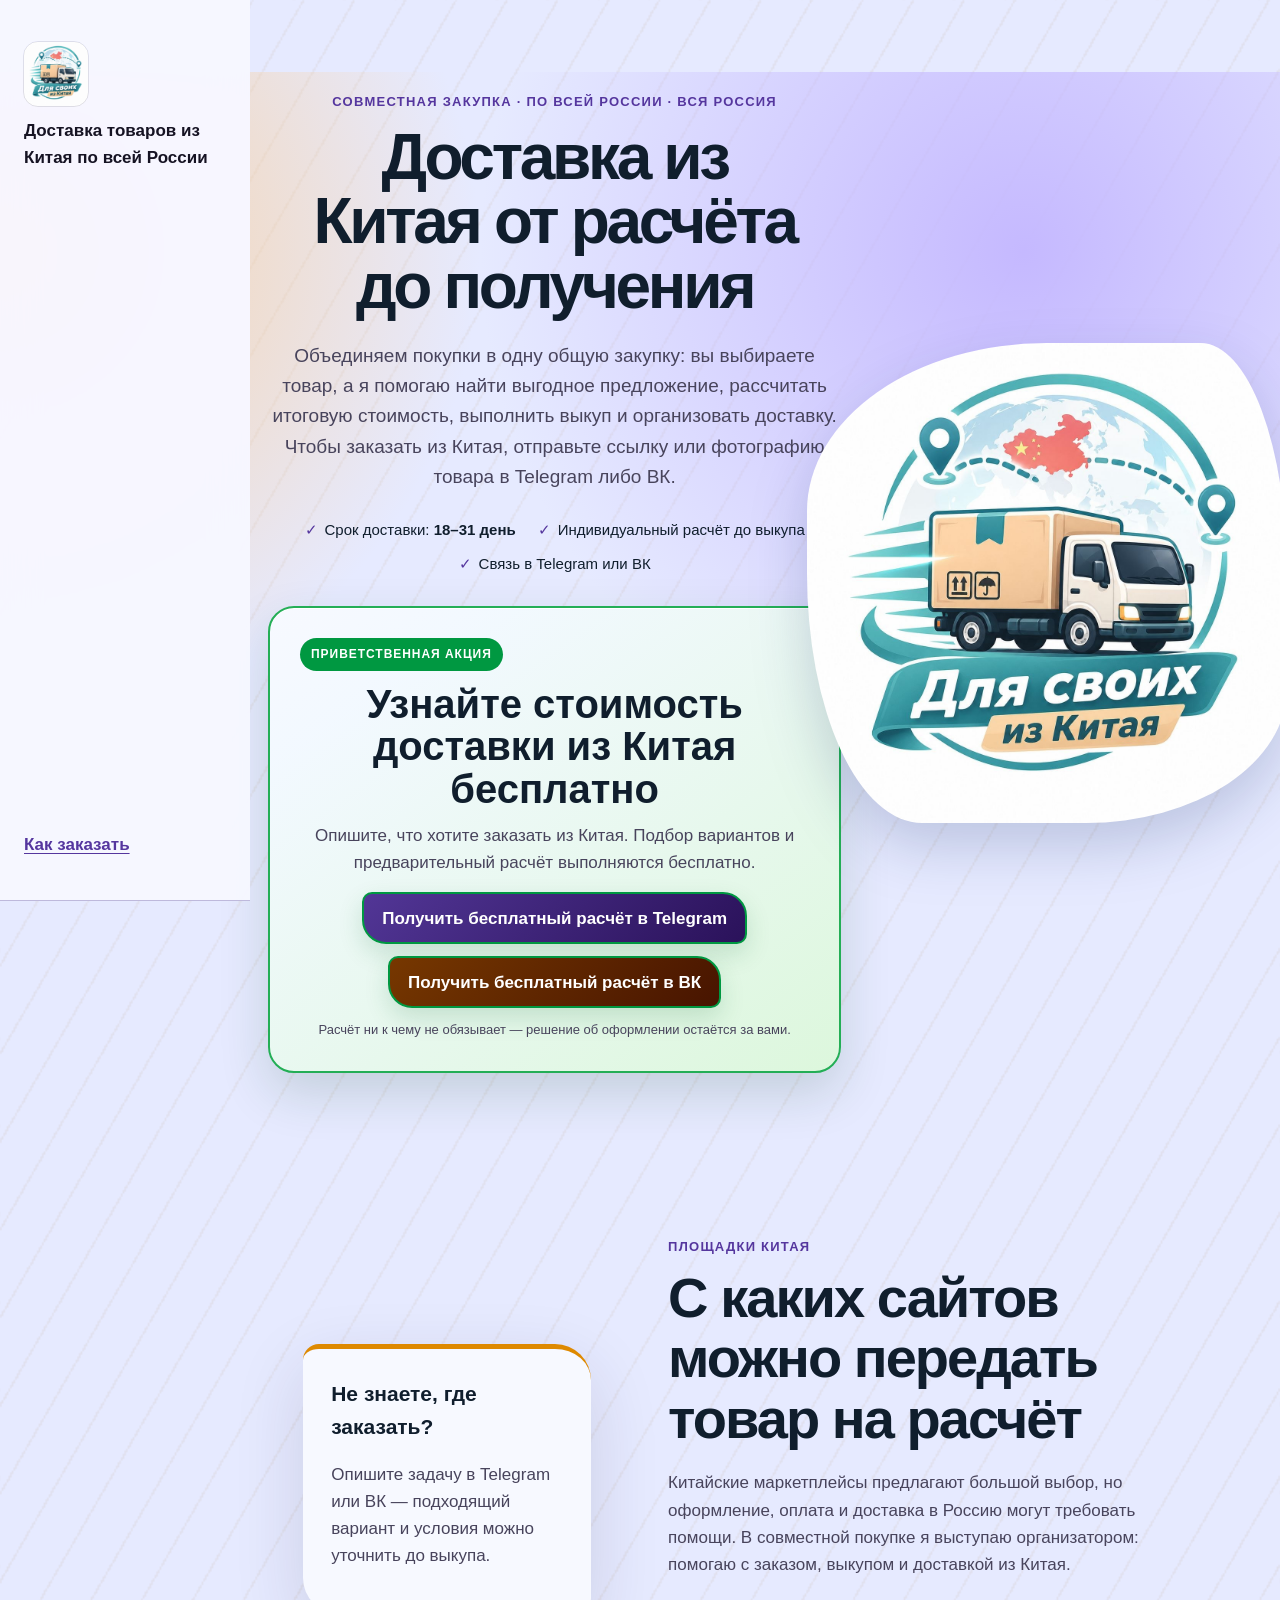
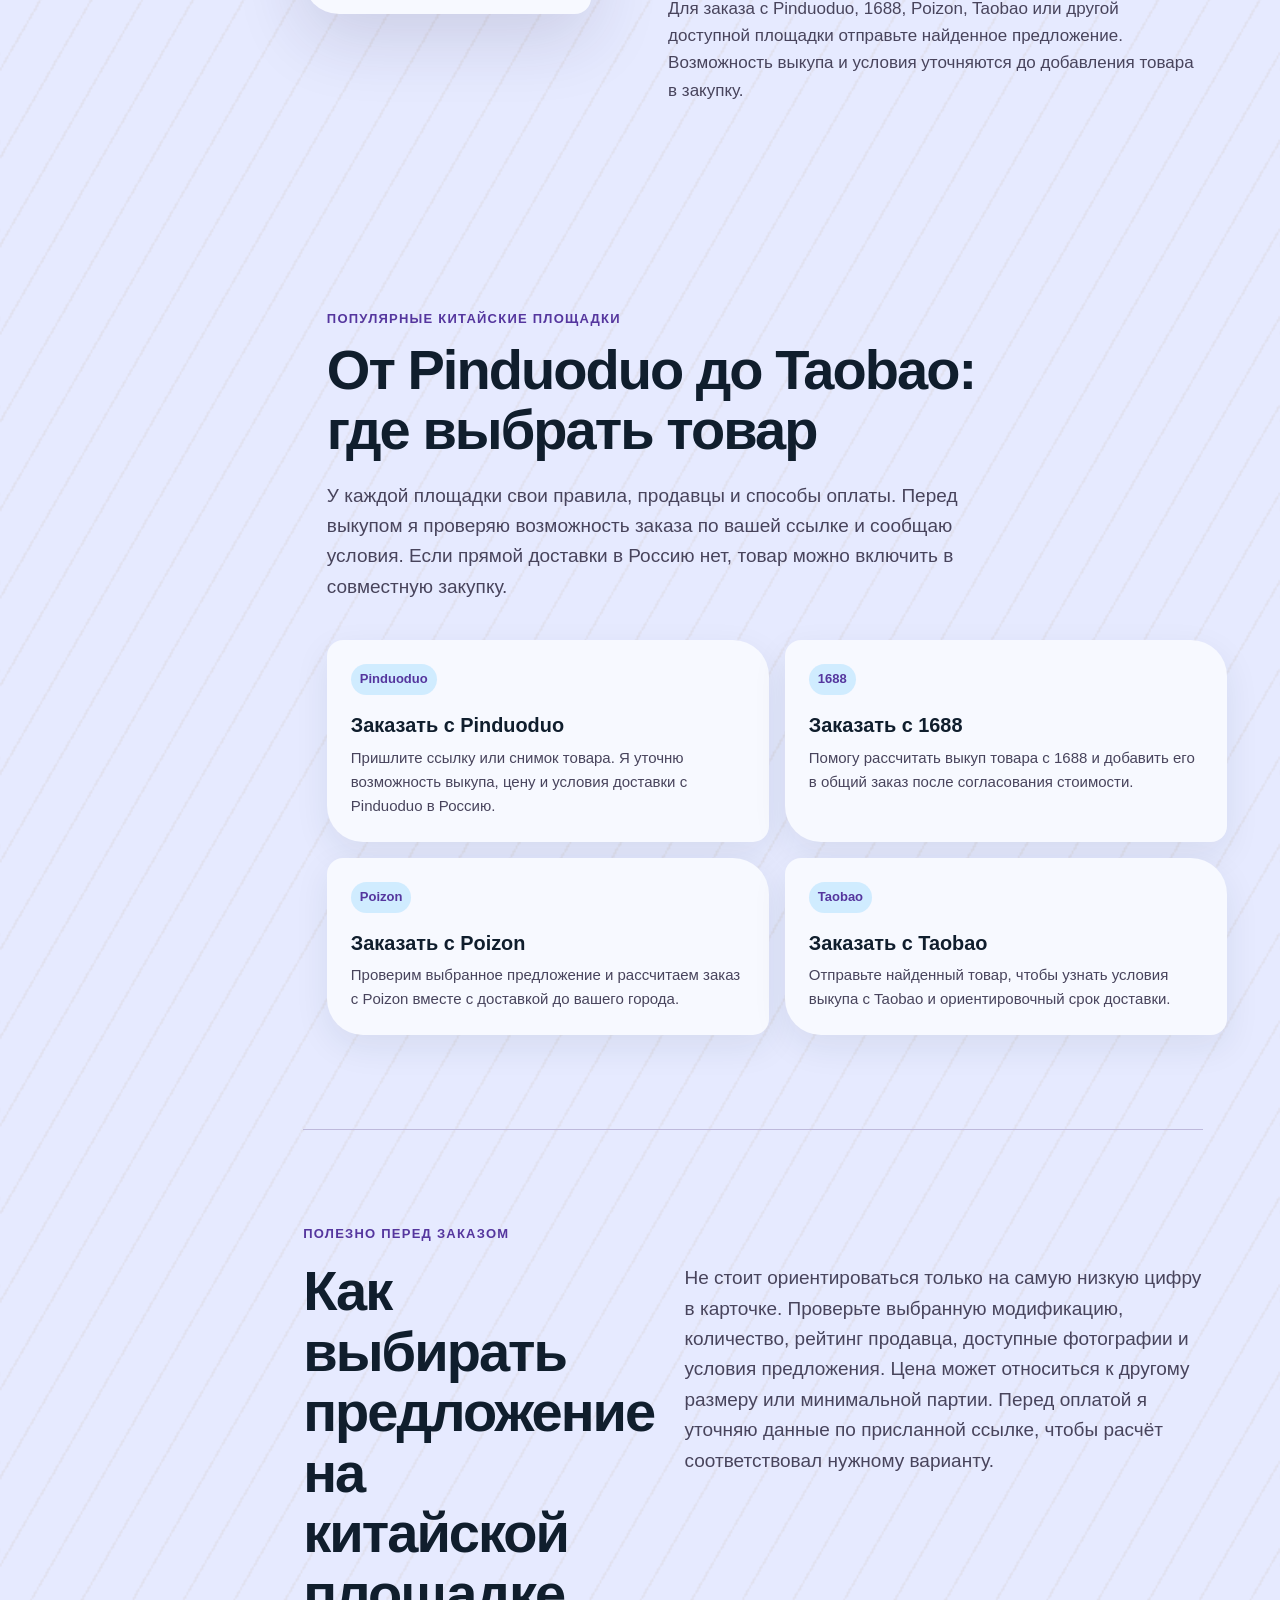
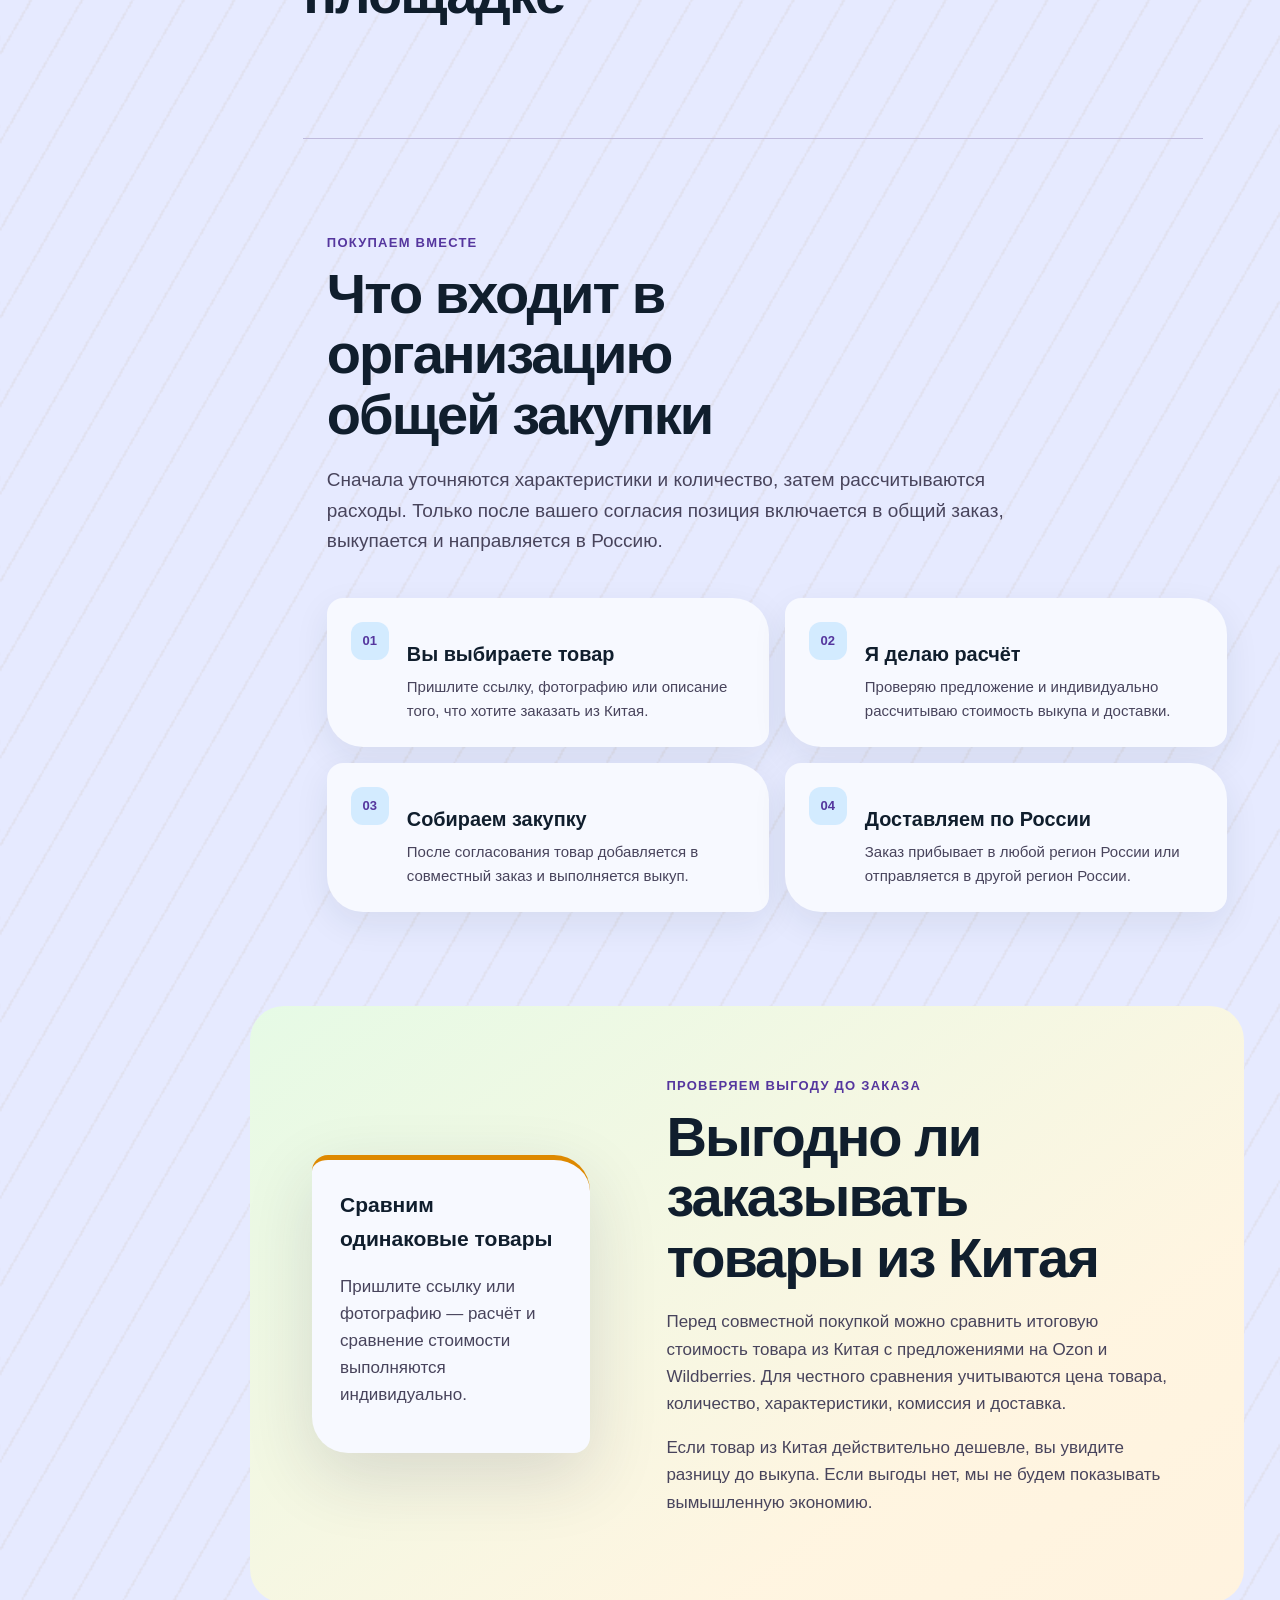
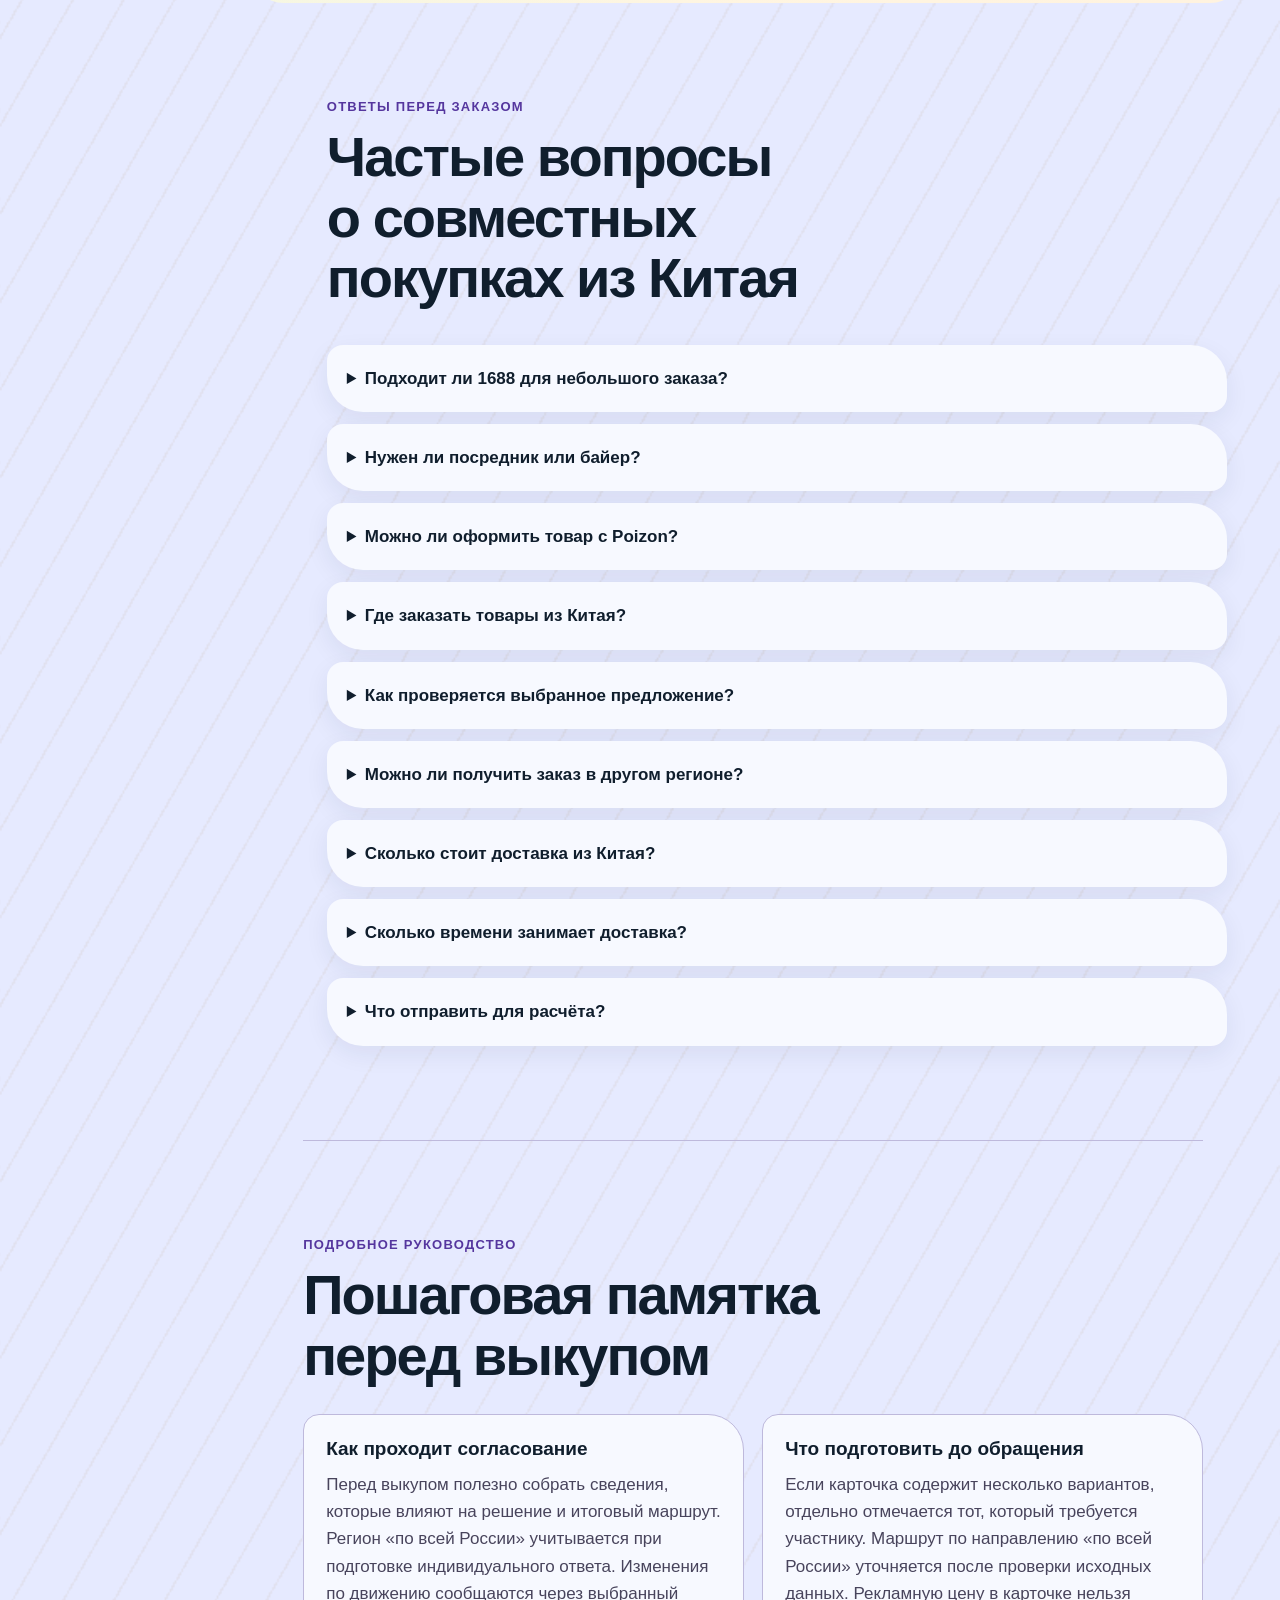
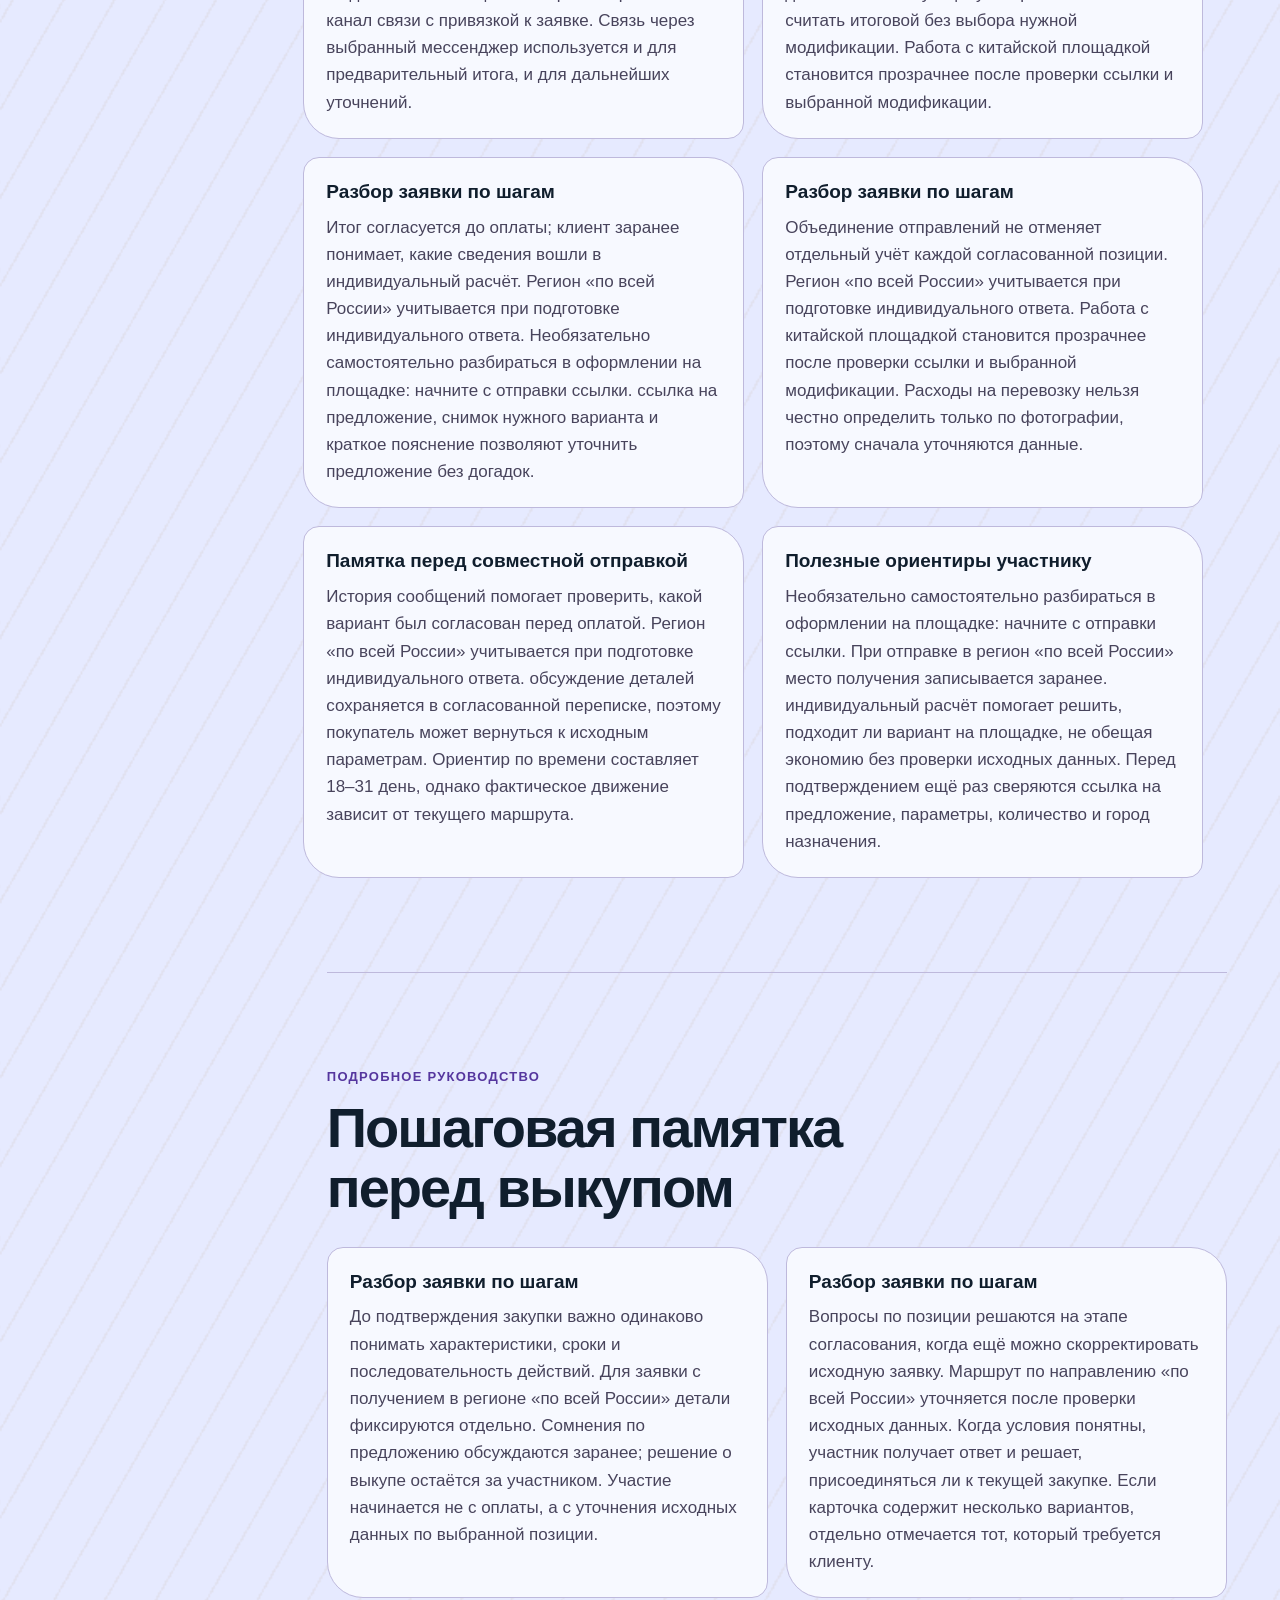
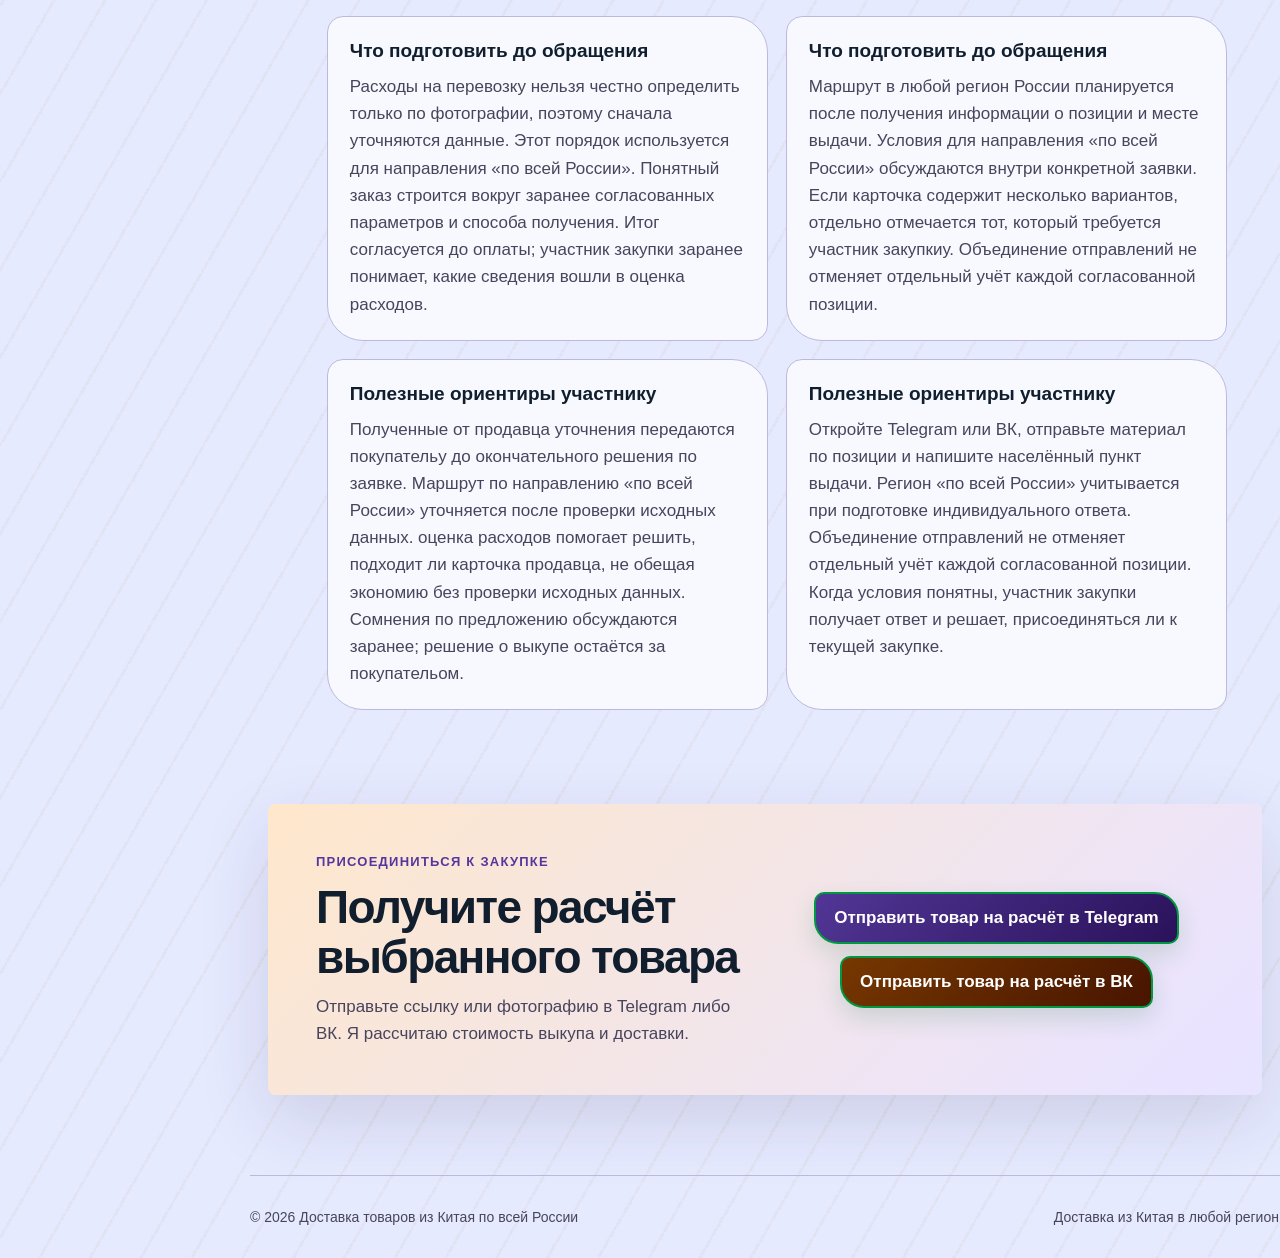
<file: index.html>
<!doctype html>
<html lang="ru">
<head>
  <meta charset="utf-8">
  <meta name="viewport" content="width=device-width, initial-scale=1">
  <title>Доставка из Китая: расчёт, совместный выкуп и отправка</title>
  <meta name="description" content="Совместная доставка из Китая в любой регион России и по России: индивидуальный расчёт, согласование, выкуп и отправка заказа. Ориентировочный срок — 18–31 день.">
  <link rel="canonical" href="https://dostavka-iz-kitaya-61.vercel.app/">
  <link rel="icon" href="/favicon.ico?v=truck-20260818" type="image/x-icon">
  <meta property="og:type" content="website">
  <meta property="og:title" content="Доставка из Китая для совместных заказов — Доставка товаров из Китая по всей России">
  <meta property="og:description" content="Совместные заказы из Китая: вы выбираете товар — я помогаю с расчётом, выкупом и доставкой в любой регион России и по всей России.">
  <meta property="og:image" content="https://dostavka-iz-kitaya-61.vercel.app/assets/logo.jpg">
  <meta property="og:url" content="https://dostavka-iz-kitaya-61.vercel.app/">
  <link rel="stylesheet" href="styles.css?v=5">
  <script type="application/ld+json">{
    "@context":"https://schema.org","@type":"Service","name":"Доставка из Китая",
    "provider":{"@type":"Organization","name":"Доставка товаров из Китая по всей России"},
    "areaServed":["Россия","по всей России"],
    "serviceType":"Совместные покупки, заказ, выкуп и доставка товаров из Китая","url":"https://dostavka-iz-kitaya-61.vercel.app/"
  }</script>
  <!-- Yandex.Metrika counter -->
  <script type="text/javascript">
    (function(m,e,t,r,i,k,a){
      m[i]=m[i]||function(){(m[i].a=m[i].a||[]).push(arguments)};
      m[i].l=1*new Date();
      for(var j=0;j<document.scripts.length;j++){if(document.scripts[j].src===r)return;}
      k=e.createElement(t),a=e.getElementsByTagName(t)[0],k.async=1,k.src=r;
      k.onerror=function(){if(k.dataset.fallback)return;var f=e.createElement(t);f.async=1;f.dataset.fallback='1';f.src='https://mc.yandex.com/metrika/tag.js?id=111696641';a.parentNode.insertBefore(f,a);};
      a.parentNode.insertBefore(k,a);
    })(window,document,'script','https://mc.yandex.ru/metrika/tag.js?id=111696641','ym');
    ym(111696641,'init',{ssr:true,webvisor:true,clickmap:true,referrer:document.referrer,url:location.href,accurateTrackBounce:true,trackLinks:true});
  </script>
  <!-- /Yandex.Metrika counter -->
</head>
<body data-site-variant="sm317869926" class="profile-3 composition-1 layout-3 visual-palette-3 visual-layout-6 visual-shape-5 visual-pattern-4">
  <!-- Yandex.Metrika noscript -->
  <noscript><div><img src="https://mc.yandex.com/watch/111696641" style="position:absolute;left:-9999px" alt=""></div></noscript>
  <!-- /Yandex.Metrika noscript -->
  <a class="skip-link" href="#content">Перейти к содержанию</a>
  <header class="site-header">
    <a class="brand" href="#top" aria-label="Доставка товаров из Китая по всей России — на главную">
      <img src="assets/logo.jpg" width="64" height="64" alt="Логотип Для своих из Китая">
      <span>Доставка товаров из Китая по всей России</span>
    </a>
    <a class="header-link" href="#how">Как заказать</a>
  </header>

  <main id="content">
    <section class="hero" id="top">
      <div class="hero__copy">
        <p class="eyebrow">Совместная закупка · по всей России · вся Россия</p>
        <h1>Доставка из Китая от расчёта до получения</h1>
        <p class="lead">Объединяем покупки в одну общую закупку: вы выбираете товар, а я помогаю найти выгодное предложение, рассчитать итоговую стоимость, выполнить выкуп и организовать доставку. Чтобы заказать из Китая, отправьте ссылку или фотографию товара в Telegram либо ВК.</p>
        <ul class="hero__facts" aria-label="Основные условия">
          <li>Срок доставки: <strong>18–31 день</strong></li>
          <li>Индивидуальный расчёт до выкупа</li>
          <li>Связь в Telegram или ВК</li>
        </ul>
        <aside class="promo" aria-labelledby="promo-title">
          <span class="promo__badge">Приветственная акция</span>
          <h2 id="promo-title">Узнайте стоимость доставки из Китая бесплатно</h2>
          <p>Опишите, что хотите заказать из Китая. Подбор вариантов и предварительный расчёт выполняются бесплатно.</p>
          <div class="cta-row"><a class="cta cta--tg" data-goal="telegram_promo" href="https://t.me/dlyasvoihchina" target="_blank" rel="noopener">Получить бесплатный расчёт в Telegram</a><a class="cta cta--vk" data-goal="vk_promo" href="https://vk.ru/dlyasvoihchina" target="_blank" rel="noopener">Получить бесплатный расчёт в ВК</a></div>
          <small>Расчёт ни к чему не обязывает — решение об оформлении остаётся за вами.</small>
        </aside>
      </div>
      <div class="hero__visual"><img src="assets/logo.jpg?v=truck-logo-20260818" alt="Логотип Для своих из Китая — доставка по всей России"></div>
    </section>

    <section class="section split" aria-labelledby="where-title">
      <div>
        <p class="eyebrow">Площадки Китая</p>
        <h2 id="where-title">С каких сайтов можно передать товар на расчёт</h2>
        <p>Китайские маркетплейсы предлагают большой выбор, но оформление, оплата и доставка в Россию могут требовать помощи. В совместной покупке я выступаю организатором: помогаю с заказом, выкупом и доставкой из Китая.</p>
        <p>Для заказа с Pinduoduo, 1688, Poizon, Taobao или другой доступной площадки отправьте найденное предложение. Возможность выкупа и условия уточняются до добавления товара в закупку.</p>
      </div>
      <aside class="note"><strong>Не знаете, где заказать?</strong><p>Опишите задачу в Telegram или ВК — подходящий вариант и условия можно уточнить до выкупа.</p></aside>
    </section>

    <section class="section" aria-labelledby="platforms-title">
      <p class="eyebrow">Популярные китайские площадки</p>
      <h2 id="platforms-title">От Pinduoduo до Taobao: где выбрать товар</h2>
      <p class="section__intro">У каждой площадки свои правила, продавцы и способы оплаты. Перед выкупом я проверяю возможность заказа по вашей ссылке и сообщаю условия. Если прямой доставки в Россию нет, товар можно включить в совместную закупку.</p>
      <div class="platform-grid">
        <article><span>Pinduoduo</span><h3>Заказать с Pinduoduo</h3><p>Пришлите ссылку или снимок товара. Я уточню возможность выкупа, цену и условия доставки с Pinduoduo в Россию.</p></article>
        <article><span>1688</span><h3>Заказать с 1688</h3><p>Помогу рассчитать выкуп товара с 1688 и добавить его в общий заказ после согласования стоимости.</p></article>
        <article><span>Poizon</span><h3>Заказать с Poizon</h3><p>Проверим выбранное предложение и рассчитаем заказ с Poizon вместе с доставкой до вашего города.</p></article>
        <article><span>Taobao</span><h3>Заказать с Taobao</h3><p>Отправьте найденный товар, чтобы узнать условия выкупа с Taobao и ориентировочный срок доставки.</p></article>
      </div>
    </section>

    <section class="section section--focus" aria-labelledby="focus-title">
      <p class="eyebrow">Полезно перед заказом</p>
      <h2 id="focus-title">Как выбирать предложение на китайской площадке</h2>
      <p class="focus-text">Не стоит ориентироваться только на самую низкую цифру в карточке. Проверьте выбранную модификацию, количество, рейтинг продавца, доступные фотографии и условия предложения. Цена может относиться к другому размеру или минимальной партии. Перед оплатой я уточняю данные по присланной ссылке, чтобы расчёт соответствовал нужному варианту.</p>
    </section>

    <section class="section" aria-labelledby="service-title">
      <p class="eyebrow">Покупаем вместе</p>
      <h2 id="service-title">Что входит в организацию общей закупки</h2>
      <p class="section__intro">Сначала уточняются характеристики и количество, затем рассчитываются расходы. Только после вашего согласия позиция включается в общий заказ, выкупается и направляется в Россию.</p>
      <div class="feature-grid">
        <article><span>01</span><h3>Вы выбираете товар</h3><p>Пришлите ссылку, фотографию или описание того, что хотите заказать из Китая.</p></article>
        <article><span>02</span><h3>Я делаю расчёт</h3><p>Проверяю предложение и индивидуально рассчитываю стоимость выкупа и доставки.</p></article>
        <article><span>03</span><h3>Собираем закупку</h3><p>После согласования товар добавляется в совместный заказ и выполняется выкуп.</p></article>
        <article><span>04</span><h3>Доставляем по России</h3><p>Заказ прибывает в любой регион России или отправляется в другой регион России.</p></article>
      </div>
    </section>

    <section class="section split section--comparison" aria-labelledby="comparison-title">
      <div>
        <p class="eyebrow">Проверяем выгоду до заказа</p>
        <h2 id="comparison-title">Выгодно ли заказывать товары из Китая</h2>
        <p>Перед совместной покупкой можно сравнить итоговую стоимость товара из Китая с предложениями на Ozon и Wildberries. Для честного сравнения учитываются цена товара, количество, характеристики, комиссия и доставка.</p>
        <p>Если товар из Китая действительно дешевле, вы увидите разницу до выкупа. Если выгоды нет, мы не будем показывать вымышленную экономию.</p>
      </div>
      <aside class="note"><strong>Сравним одинаковые товары</strong><p>Пришлите ссылку или фотографию — расчёт и сравнение стоимости выполняются индивидуально.</p></aside>
    </section>

    <section class="section" aria-labelledby="faq-title">
      <p class="eyebrow">Ответы перед заказом</p>
      <h2 id="faq-title">Частые вопросы о совместных покупках из Китая</h2>
      <div class="faq">
        <details><summary>Подходит ли 1688 для небольшого заказа?</summary><p>Это зависит от продавца, минимального количества и выбранной позиции. Отправьте ссылку, чтобы проверить условия конкретного предложения.</p></details><details><summary>Нужен ли посредник или байер?</summary><p>Помощь организатора полезна для оплаты на китайской площадке, согласования позиции и организации перевозки до России.</p></details><details><summary>Можно ли оформить товар с Poizon?</summary><p>Возможность выкупа проверяется по выбранной позиции. После проверки вы получите индивидуальный расчёт вместе с доставкой.</p></details><details><summary>Где заказать товары из Китая?</summary><p>Искать товары можно на Pinduoduo, 1688, Poizon, Taobao и других доступных площадках. Возможность выкупа уточняется по конкретной ссылке.</p></details><details><summary>Как проверяется выбранное предложение?</summary><p>Я сверяю доступные характеристики, количество и условия продавца. Дополнительные фотографии или проверка обсуждаются для конкретного заказа.</p></details><details><summary>Можно ли получить заказ в другом регионе?</summary><p>Да. Получение доступно в любой регион России и других городах России. Назовите населённый пункт при запросе расчёта.</p></details><details><summary>Сколько стоит доставка из Китая?</summary><p>Цена зависит от веса, объёма, маршрута, города получения и условий продавца. Поэтому расчёт выполняется до выкупа индивидуально.</p></details><details><summary>Сколько времени занимает доставка?</summary><p>Ориентировочный срок — 18–31 день. Он может меняться в зависимости от маршрута и особенностей текущей закупки.</p></details><details><summary>Что отправить для расчёта?</summary><p>Достаточно ссылки или фотографии, нужных характеристик, количества и города получения. Уточняющие вопросы задаются в Telegram или ВК.</p></details>
      </div>
    </section>

    <section class="section section--guide" aria-labelledby="guide-1">
      <p class="eyebrow">Подробное руководство</p>
      <h2 id="guide-1">Пошаговая памятка перед выкупом</h2>
      <div class="guide-grid"><article><h3>Как проходит согласование</h3><p>Перед выкупом полезно собрать сведения, которые влияют на решение и итоговый маршрут. Регион «по всей России» учитывается при подготовке индивидуального ответа. Изменения по движению сообщаются через выбранный канал связи с привязкой к заявке. Связь через выбранный мессенджер используется и для предварительный итога, и для дальнейших уточнений.</p></article><article><h3>Что подготовить до обращения</h3><p>Если карточка содержит несколько вариантов, отдельно отмечается тот, который требуется участнику. Маршрут по направлению «по всей России» уточняется после проверки исходных данных. Рекламную цену в карточке нельзя считать итоговой без выбора нужной модификации. Работа с китайской площадкой становится прозрачнее после проверки ссылки и выбранной модификации.</p></article><article><h3>Разбор заявки по шагам</h3><p>Итог согласуется до оплаты; клиент заранее понимает, какие сведения вошли в индивидуальный расчёт. Регион «по всей России» учитывается при подготовке индивидуального ответа. Необязательно самостоятельно разбираться в оформлении на площадке: начните с отправки ссылки. ссылка на предложение, снимок нужного варианта и краткое пояснение позволяют уточнить предложение без догадок.</p></article><article><h3>Разбор заявки по шагам</h3><p>Объединение отправлений не отменяет отдельный учёт каждой согласованной позиции. Регион «по всей России» учитывается при подготовке индивидуального ответа. Работа с китайской площадкой становится прозрачнее после проверки ссылки и выбранной модификации. Расходы на перевозку нельзя честно определить только по фотографии, поэтому сначала уточняются данные.</p></article><article><h3>Памятка перед совместной отправкой</h3><p>История сообщений помогает проверить, какой вариант был согласован перед оплатой. Регион «по всей России» учитывается при подготовке индивидуального ответа. обсуждение деталей сохраняется в согласованной переписке, поэтому покупатель может вернуться к исходным параметрам. Ориентир по времени составляет 18–31 день, однако фактическое движение зависит от текущего маршрута.</p></article><article><h3>Полезные ориентиры участнику</h3><p>Необязательно самостоятельно разбираться в оформлении на площадке: начните с отправки ссылки. При отправке в регион «по всей России» место получения записывается заранее. индивидуальный расчёт помогает решить, подходит ли вариант на площадке, не обещая экономию без проверки исходных данных. Перед подтверждением ещё раз сверяются ссылка на предложение, параметры, количество и город назначения.</p></article></div>
    </section>

    <section class="section section--guide" aria-labelledby="guide-2">
      <p class="eyebrow">Подробное руководство</p>
      <h2 id="guide-2">Пошаговая памятка перед выкупом</h2>
      <div class="guide-grid"><article><h3>Разбор заявки по шагам</h3><p>До подтверждения закупки важно одинаково понимать характеристики, сроки и последовательность действий. Для заявки с получением в регионе «по всей России» детали фиксируются отдельно. Сомнения по предложению обсуждаются заранее; решение о выкупе остаётся за участником. Участие начинается не с оплаты, а с уточнения исходных данных по выбранной позиции.</p></article><article><h3>Разбор заявки по шагам</h3><p>Вопросы по позиции решаются на этапе согласования, когда ещё можно скорректировать исходную заявку. Маршрут по направлению «по всей России» уточняется после проверки исходных данных. Когда условия понятны, участник получает ответ и решает, присоединяться ли к текущей закупке. Если карточка содержит несколько вариантов, отдельно отмечается тот, который требуется клиенту.</p></article><article><h3>Что подготовить до обращения</h3><p>Расходы на перевозку нельзя честно определить только по фотографии, поэтому сначала уточняются данные. Этот порядок используется для направления «по всей России». Понятный заказ строится вокруг заранее согласованных параметров и способа получения. Итог согласуется до оплаты; участник закупки заранее понимает, какие сведения вошли в оценка расходов.</p></article><article><h3>Что подготовить до обращения</h3><p>Маршрут в любой регион России планируется после получения информации о позиции и месте выдачи. Условия для направления «по всей России» обсуждаются внутри конкретной заявки. Если карточка содержит несколько вариантов, отдельно отмечается тот, который требуется участник закупкиу. Объединение отправлений не отменяет отдельный учёт каждой согласованной позиции.</p></article><article><h3>Полезные ориентиры участнику</h3><p>Полученные от продавца уточнения передаются покупательу до окончательного решения по заявке. Маршрут по направлению «по всей России» уточняется после проверки исходных данных. оценка расходов помогает решить, подходит ли карточка продавца, не обещая экономию без проверки исходных данных. Сомнения по предложению обсуждаются заранее; решение о выкупе остаётся за покупательом.</p></article><article><h3>Полезные ориентиры участнику</h3><p>Откройте Telegram или ВК, отправьте материал по позиции и напишите населённый пункт выдачи. Регион «по всей России» учитывается при подготовке индивидуального ответа. Объединение отправлений не отменяет отдельный учёт каждой согласованной позиции. Когда условия понятны, участник закупки получает ответ и решает, присоединяться ли к текущей закупке.</p></article></div>
    </section>

    <section class="final" id="contact" aria-labelledby="final-title">
      <img src="assets/logo.jpg" width="140" height="140" alt="Логотип Для своих из Китая">
      <div><p class="eyebrow">Присоединиться к закупке</p><h2 id="final-title">Получите расчёт выбранного товара</h2><p>Отправьте ссылку или фотографию в Telegram либо ВК. Я рассчитаю стоимость выкупа и доставки.</p></div>
      <div class="cta-row"><a class="cta cta--tg" data-goal="telegram_final" href="https://t.me/dlyasvoihchina" target="_blank" rel="noopener">Отправить товар на расчёт в Telegram</a><a class="cta cta--vk" data-goal="vk_final" href="https://vk.ru/dlyasvoihchina" target="_blank" rel="noopener">Отправить товар на расчёт в ВК</a></div>
    </section>
  </main>

  <footer><span>© 2026 Доставка товаров из Китая по всей России</span><span>Доставка из Китая в любой регион России и по России</span></footer>
  <script src="script.js?v=5"></script>
</body>
</html>
</file>
<file: styles.css>
:root{--blue:oklch(.48 .24 257);--blue2:oklch(.35 .19 260);--orange:oklch(.7 .2 45);--orange2:oklch(.61 .2 35);--ink:oklch(.23 .035 252);--muted:oklch(.5 .035 252);--bg:oklch(.98 .012 242);--surface:oklch(1 0 0);--line:oklch(.89 .025 245);--shadow:0 24px 70px oklch(.25 .06 250 / .13);font-family:Inter,"Segoe UI",Arial,sans-serif;font-synthesis:none;color:var(--ink)}*{box-sizing:border-box}html{scroll-behavior:smooth}body{margin:0;background:var(--bg);font-size:17px;line-height:1.6;-webkit-font-smoothing:antialiased}a{text-underline-offset:3px}.skip-link{position:fixed;z-index:30;inset:8px auto auto 8px;transform:translateY(-150%);padding:10px 14px;border-radius:10px;background:var(--ink);color:#fff}.skip-link:focus{transform:none}.site-header{position:sticky;top:0;z-index:20;display:flex;align-items:center;justify-content:space-between;gap:20px;min-height:72px;padding:10px max(18px,calc((100% - 1160px)/2));background:oklch(1 0 0 / .88);backdrop-filter:blur(18px);box-shadow:0 1px 0 var(--line)}.brand{display:flex;align-items:center;gap:11px;color:var(--ink);text-decoration:none;font-weight:760}.brand img{border-radius:50%;outline:1px solid oklch(0 0 0 / .1)}.header-link{color:var(--blue2);font-weight:700}.hero,.section,.final,footer{width:min(1160px,calc(100% - 36px));margin-inline:auto}.hero{min-height:680px;display:grid;grid-template-columns:1.08fr .92fr;align-items:center;gap:clamp(30px,6vw,78px);padding-block:70px}.hero:before{content:"";position:absolute;z-index:-1;inset:72px 0 auto 0;height:600px;background:radial-gradient(circle at 80% 30%,oklch(.85 .11 240),transparent 34rem),radial-gradient(circle at 0% 30%,oklch(.93 .08 55),transparent 30rem)}.eyebrow{margin:0;color:var(--blue);font-size:13px;font-weight:800;letter-spacing:.095em;text-transform:uppercase}.hero h1{font-size:clamp(43px,6vw,76px);line-height:1.01;letter-spacing:-.052em;text-wrap:balance;margin:12px 0 22px}.lead,.section__intro{max-width:66ch;color:var(--muted);font-size:19px;text-wrap:pretty}.hero__facts{display:flex;flex-wrap:wrap;gap:10px 22px;padding:0;margin:25px 0;list-style:none;font-size:15px}.hero__facts li:before{content:"✓";color:var(--blue);font-weight:900;margin-right:7px}.hero__visual img{display:block;width:100%;height:auto;border-radius:50%;outline:1px solid oklch(0 0 0 / .1);filter:drop-shadow(0 28px 30px oklch(.25 .12 250 / .22))}.cta-row{display:flex;flex-wrap:wrap;gap:12px;margin-top:28px}.cta{display:inline-flex;align-items:center;justify-content:center;min-height:52px;padding:12px 18px;border-radius:14px;color:white;text-decoration:none;font-weight:760;box-shadow:0 12px 25px oklch(.3 .1 250 / .18);transition-property:scale,box-shadow;transition-duration:150ms}.cta:hover{box-shadow:0 16px 32px oklch(.3 .1 250 / .26)}.cta:active{scale:.96}.cta:focus-visible,summary:focus-visible,a:focus-visible{outline:3px solid oklch(.78 .16 75);outline-offset:3px}.cta--tg{background:linear-gradient(135deg,oklch(.67 .16 230),oklch(.5 .18 242))}.cta--vk{background:linear-gradient(135deg,oklch(.57 .2 257),oklch(.42 .2 262))}.cta--disabled{background:var(--muted)}.section{padding-block:94px}.section h2,.final h2{max-width:22ch;font-size:clamp(34px,4.4vw,56px);line-height:1.08;letter-spacing:-.035em;text-wrap:balance;margin:10px 0 20px}.feature-grid{display:grid;grid-template-columns:repeat(4,1fr);gap:16px;margin-top:42px}.feature-grid article{padding:24px;background:var(--surface);border-radius:20px;box-shadow:0 12px 35px oklch(.3 .04 250 / .08)}.feature-grid span{display:grid;place-items:center;width:38px;height:38px;border-radius:12px;background:oklch(.93 .04 245);color:var(--blue);font-size:13px;font-weight:850}.feature-grid h3{margin:20px 0 8px;line-height:1.25}.feature-grid p{margin:0;color:var(--muted);font-size:15px}.section--tint{width:min(1220px,calc(100% - 24px));padding:72px clamp(18px,5vw,62px);border-radius:34px;background:linear-gradient(145deg,oklch(.96 .04 242),oklch(.98 .025 55));box-shadow:inset 0 0 0 1px oklch(0 0 0 / .05)}.steps{display:grid;grid-template-columns:1fr 1fr;gap:14px;padding:0;margin:38px 0;list-style:none}.steps li{display:flex;gap:16px;padding:20px;background:oklch(1 0 0 / .78);border-radius:18px}.steps>li>span{display:grid;place-items:center;flex:0 0 auto;width:42px;height:42px;border-radius:14px;background:var(--blue);color:white;font-weight:850}.steps h3{margin:2px 0 5px}.steps p{margin:0;color:var(--muted);font-size:15px}.split{display:grid;grid-template-columns:1.25fr .75fr;gap:clamp(30px,6vw,90px);align-items:center}.split p{max-width:65ch;color:var(--muted)}.note{padding:28px;background:var(--surface);border-radius:22px;box-shadow:var(--shadow);border-top:5px solid var(--orange)}.note strong{font-size:21px}.section--dark{width:min(1220px,calc(100% - 24px));display:grid;grid-template-columns:1fr .85fr;gap:50px;align-items:center;padding:70px clamp(18px,5vw,62px);border-radius:34px;background:linear-gradient(145deg,var(--blue2),oklch(.23 .11 257));color:white}.section--dark .eyebrow{color:oklch(.81 .12 225)}.section--dark p{color:oklch(.88 .03 245)}.cost-card{padding:26px;border-radius:22px;background:oklch(1 0 0 / .1);box-shadow:inset 0 0 0 1px oklch(1 0 0 / .15)}.cost-card>span{font-weight:800}.cost-card ul{padding-left:22px}.faq{display:grid;gap:12px;margin-top:36px}.faq details{background:var(--surface);border-radius:16px;padding:0 20px;box-shadow:0 8px 24px oklch(.3 .04 250 / .07)}.faq summary{cursor:pointer;padding:20px 34px 20px 0;font-weight:760}.faq p{margin:0 0 20px;color:var(--muted);max-width:72ch}.final{display:grid;grid-template-columns:auto 1fr;gap:28px;align-items:center;margin-bottom:80px;padding:48px;border-radius:30px;background:linear-gradient(135deg,oklch(.94 .055 55),oklch(.93 .055 235));box-shadow:var(--shadow)}.final>img{border-radius:50%;outline:1px solid oklch(0 0 0 / .1)}.final h2{font-size:clamp(30px,4vw,46px);margin-bottom:10px}.final p:not(.eyebrow){margin:0;color:var(--muted)}.final .cta-row{grid-column:2;margin-top:0}footer{display:flex;justify-content:space-between;gap:20px;padding-block:30px;color:var(--muted);font-size:14px;border-top:1px solid var(--line)}@media(max-width:900px){.hero{grid-template-columns:1fr;min-height:auto}.hero__visual{max-width:560px;margin-inline:auto}.feature-grid{grid-template-columns:1fr 1fr}.split,.section--dark{grid-template-columns:1fr}.final{grid-template-columns:1fr;text-align:center}.final>img{margin:auto}.final .cta-row{grid-column:auto;justify-content:center}}@media(max-width:620px){body{font-size:16px;padding-bottom:76px}.site-header{padding-inline:12px}.brand span{max-width:190px;font-size:14px}.header-link{display:none}.hero,.section{padding-block:58px}.hero h1{font-size:43px}.feature-grid,.steps{grid-template-columns:1fr}.section--tint,.section--dark{border-radius:24px}.cta-row{display:grid}.cta{width:100%}.final{padding:32px 20px}.final .cta-row{position:fixed;z-index:18;inset:auto 0 0 0;display:grid;grid-template-columns:1fr 1fr;gap:8px;padding:8px max(8px,env(safe-area-inset-left)) max(8px,env(safe-area-inset-bottom));background:oklch(1 0 0 / .9);backdrop-filter:blur(16px);box-shadow:0 -8px 30px oklch(.2 .05 250 / .12)}.final .cta{min-height:52px;padding:8px;font-size:14px}footer{display:grid}}@media(prefers-reduced-motion:reduce){html{scroll-behavior:auto}.cta{transition-duration:0s}}

/* Green outlined conversion buttons */
.brand img{flex:0 0 auto;object-fit:contain;border-radius:14px;outline:1px solid oklch(0 0 0 / .1);background:white}
.final>img{object-fit:contain;border-radius:22px;outline:1px solid oklch(0 0 0 / .1);background:white}
body.profile-2 { --blue: oklch(.5 .2 245); --blue2: oklch(.36 .16 248); }
body.profile-3 { --blue: oklch(.48 .18 225); --blue2: oklch(.34 .15 230); }
body.profile-4 { --blue: oklch(.5 .19 270); --blue2: oklch(.35 .17 273); }
body.profile-5 { --blue: oklch(.52 .18 205); --blue2: oklch(.35 .14 210); --orange: oklch(.72 .17 60); }
body.profile-6 { --blue: oklch(.48 .19 285); --blue2: oklch(.34 .16 288); --orange: oklch(.7 .18 35); }
body.profile-7 { --blue: oklch(.5 .17 175); --blue2: oklch(.33 .13 180); --orange: oklch(.72 .18 50); }
body.profile-8 { --blue: oklch(.5 .2 255); --blue2: oklch(.31 .17 258); --orange: oklch(.68 .2 28); }
body.composition-2 { --bg: oklch(.97 .018 75); }
body.composition-2 .site-header { position: relative; width: min(1160px, calc(100% - 36px)); margin: 18px auto 0; border-radius: 18px; }
body.composition-2 .section { padding-block: 76px; }
body.composition-2 .feature-grid article, body.composition-2 .platform-grid article { border-radius: 28px 8px 28px 8px; }
body.composition-2 .section--focus { width: min(1040px, calc(100% - 36px)); border-block: 0; padding: 56px; border-radius: 30px; background: var(--surface); box-shadow: var(--shadow); }
body.composition-2 .faq { grid-template-columns: 1fr 1fr; align-items: start; }
body.composition-3 { --bg: oklch(.965 .018 245); }
body.composition-3 .site-header { background: var(--blue2); color: white; box-shadow: none; }
body.composition-3 .brand, body.composition-3 .header-link { color: white; }
body.composition-3 .hero { min-height: 760px; }
body.composition-3 .feature-grid { gap: 28px; }
body.composition-3 .feature-grid article, body.composition-3 .platform-grid article { border-radius: 6px; border-inline-start: 5px solid var(--blue); box-shadow: none; }
body.composition-3 .section--focus { width: min(1220px, calc(100% - 24px)); padding: 70px clamp(18px, 5vw, 62px); border: 0; border-radius: 8px; background: linear-gradient(135deg, var(--blue2), var(--blue)); color: white; }
body.composition-3 .section--focus .eyebrow, body.composition-3 .section--focus .focus-text { color: white; }
body.composition-3 .final { border-radius: 8px; }
body.profile-2 .hero, body.profile-4 .hero, body.profile-6 .hero, body.profile-8 .hero { grid-template-columns: .86fr 1.14fr; }
body.profile-2 .hero__visual, body.profile-6 .hero__visual { grid-column: 1; grid-row: 1; }
body.profile-2 .hero__copy, body.profile-6 .hero__copy { grid-column: 2; grid-row: 1; }
body.profile-3 .hero, body.profile-7 .hero { grid-template-columns: 1fr; text-align: center; padding-top: 92px; }
body.profile-3 .hero__copy, body.profile-7 .hero__copy { max-width: 900px; margin-inline: auto; }
body.profile-3 .hero__facts, body.profile-3 .cta-row, body.profile-7 .hero__facts, body.profile-7 .cta-row { justify-content: center; }
body.profile-3 .hero__visual img, body.profile-7 .hero__visual img { width: min(72vw, 480px); }
body.profile-4 .feature-grid, body.profile-8 .feature-grid { grid-template-columns: 1fr 1fr; }
body.profile-5 .feature-grid article, body.profile-6 .feature-grid article { border-radius: 8px 26px 8px 26px; }
body.profile-7 .section--tint, body.profile-8 .section--tint { background: linear-gradient(150deg, oklch(.95 .05 165), oklch(.98 .025 70)); }
body.profile-4 .section h2, body.profile-8 .section h2 { max-width: 28ch; }
body.profile-5 .platform-grid, body.profile-7 .platform-grid { grid-template-columns: 1fr 1fr; }
body.profile-6 .section--comparison { background: linear-gradient(145deg, oklch(.95 .04 285), oklch(.98 .03 35)); }
.promo {
  display: grid;
  gap: 12px;
  margin-top: 30px;
  padding: clamp(20px, 3vw, 30px);
  border: 2px solid oklch(.66 .17 150);
  border-radius: 26px;
  background: linear-gradient(145deg, var(--surface), oklch(.95 .045 145));
  box-shadow: 0 20px 50px oklch(.35 .08 150 / .16), inset 0 1px white;
}
.promo__badge {
  justify-self: start;
  padding: 7px 11px;
  border-radius: 999px;
  background: oklch(.59 .17 150);
  color: white;
  font-size: 12px;
  font-weight: 850;
  letter-spacing: .08em;
  text-transform: uppercase;
}
.promo h2 { margin: 0; font-size: clamp(26px, 3.2vw, 40px); line-height: 1.06; }
.promo p { margin: 0; color: var(--muted); font-size: 17px; }
.promo small { color: var(--muted); font-size: 13px; }
.promo .cta-row { margin-top: 4px; }
.cta {
  padding: 10px 18px;
  border: 2px solid oklch(.59 .17 150);
  box-shadow: 0 10px 24px oklch(.46 .12 150 / .16);
  transition-property: scale, box-shadow, background-color, border-color;
}
.cta:hover {
  border-color: oklch(.5 .17 150);
  box-shadow: 0 15px 30px oklch(.46 .12 150 / .24);
}
.cta--tg {
  background: linear-gradient(135deg,oklch(.67 .16 230),oklch(.5 .18 242));
  color: white;
}
.cta--vk {
  background: linear-gradient(135deg,oklch(.57 .2 257),oklch(.42 .2 262));
  color: white;
}
.cta--disabled {
  border-color: oklch(.59 .17 150);
  background: var(--muted);
  color: white;
}

/* Keep the full square site logo visible. */
.hero__visual {
  display: flex;
  align-items: center;
  justify-content: center;
  min-width: 0;
  padding: clamp(8px, 2vw, 24px);
  overflow: visible;
}
.hero__visual img {
  width: min(100%, 560px);
  height: auto;
  border-radius: 0;
  outline: none;
  object-fit: contain;
  filter: drop-shadow(0 24px 28px oklch(.25 .12 250 / .18));
}
@media (max-width: 900px) {
  body.composition-2 .faq { grid-template-columns: 1fr; }
  body.composition-2 .section--focus { padding: 36px 24px; }
  body.profile-2 .hero, body.profile-4 .hero, body.profile-6 .hero, body.profile-8 .hero { grid-template-columns: 1fr; }
  body.profile-2 .hero__visual, body.profile-6 .hero__visual,
  body.profile-2 .hero__copy, body.profile-6 .hero__copy { grid-column: auto; grid-row: auto; }
  .hero__visual img {
    width: min(82vw, 500px);
  }
}
.platform-grid {
  display: grid;
  grid-template-columns: repeat(4, minmax(0, 1fr));
  gap: 16px;
  margin-top: 38px;
}
.platform-grid article {
  padding: 24px;
  border-radius: 20px;
  background: var(--surface);
  box-shadow: 0 12px 35px oklch(.3 .04 250 / .08);
}
.platform-grid article > span {
  display: inline-flex;
  padding: 5px 9px;
  border-radius: 999px;
  background: oklch(.93 .045 245);
  color: var(--blue);
  font-size: 13px;
  font-weight: 800;
}
.platform-grid h3 {
  margin: 18px 0 8px;
  line-height: 1.25;
}
.platform-grid p {
  margin: 0;
  color: var(--muted);
  font-size: 15px;
}
.section--comparison {
  width: min(1220px, calc(100% - 24px));
  padding: 70px clamp(18px, 5vw, 62px);
  border-radius: 34px;
  background: linear-gradient(145deg, oklch(.965 .035 145), oklch(.975 .035 65));
}
.section--focus {
  display: grid;
  grid-template-columns: minmax(220px, .72fr) 1.28fr;
  column-gap: clamp(28px, 7vw, 100px);
  align-items: start;
  border-block: 1px solid var(--line);
}
.section--focus .eyebrow { grid-column: 1 / -1; }
.section--focus h2 { margin-top: 16px; }
.focus-text { margin: 18px 0 0; max-width: 70ch; color: var(--muted); font-size: 19px; }
.section--guide { border-top: 1px solid var(--line); }
.guide-grid { display: grid; grid-template-columns: repeat(2, minmax(0, 1fr)); gap: 18px; margin-top: 28px; }
.guide-grid article { padding: 22px; border: 1px solid var(--line); border-radius: 20px; background: var(--surface); }
.guide-grid h3 { margin: 0 0 10px; font-size: 19px; line-height: 1.25; }
.guide-grid p { margin: 0; color: var(--muted); }
@media (max-width: 900px) {
  .section--focus { grid-template-columns: 1fr; }
  .platform-grid {
    grid-template-columns: 1fr 1fr;
  }
}
@media (max-width: 620px) {
  .guide-grid { grid-template-columns: 1fr; }
  .platform-grid {
    grid-template-columns: 1fr;
  }
  .section--comparison {
    border-radius: 24px;
  }
}

/* Архитектура: боковая навигация */
@media(min-width:901px){.site-header{position:fixed;inset:0 auto 0 0;width:250px;height:100vh;flex-direction:column;align-items:flex-start;justify-content:flex-start;padding:42px 24px;z-index:20}.brand{flex-direction:column;align-items:flex-start}.header-link{margin-top:auto}main,footer{margin-inline-start:250px}.hero{grid-template-columns:1fr;min-height:auto;padding-block:70px}.hero__visual{max-width:620px;justify-self:start}.section{width:min(900px,calc(100% - 48px));margin-inline-start:clamp(24px,6vw,90px)}.section:nth-of-type(even){margin-inline-start:auto;margin-inline-end:clamp(24px,6vw,90px)}}
.feature-grid{grid-template-columns:1fr 1fr}.feature-grid article{display:grid;grid-template-columns:auto 1fr;column-gap:18px}.feature-grid article span{grid-row:span 2}
.steps{grid-template-columns:1fr}.steps li{grid-template-columns:64px 1fr}.platform-grid{grid-template-columns:1fr 1fr}.split{grid-template-columns:.7fr 1.3fr}.split .note{order:-1}
.section--dark{grid-template-columns:1fr;border-radius:8px}.faq{grid-template-columns:1fr}.final{border-radius:8px;grid-template-columns:1fr 1fr}.final>img{display:none}

/* Индивидуальный визуальный профиль */
body.visual-palette-3 {
  --blue: oklch(.43 .16 292);
  --blue2: oklch(.29 .13 292);
  --orange: oklch(.7 .17 72);
  --orange2: oklch(.58 .17 72);
  --ink: oklch(.2 .03 292);
  --muted: oklch(.4 .04 292);
  --bg: oklch(0.945 0.045 280);
  --surface: oklch(.985 .018 280);
  --line: oklch(.8 .05 292);
  --shadow: 0 24px 70px oklch(.28 .06 292 / .14);
  background: repeating-linear-gradient(120deg,transparent 0 42px,oklch(.72 .06 72 / .12) 42px 44px),var(--bg);
  background-size: auto;
}
body.visual-shape-5 .feature-grid article,
body.visual-shape-5 .platform-grid article,
body.visual-shape-5 .steps li,
body.visual-shape-5 .faq details,
body.visual-shape-5 .note,
body.visual-shape-5 .cost-card,
body.visual-shape-5 .guide-grid article { border-radius: 16px 36px 16px 36px; }
body.visual-shape-5 .cta { border-radius: 10px 24px 10px 24px; }
body.visual-shape-5 .hero__visual img { border-radius: 50% 18% 42% 24% / 35% 48% 28% 52%; }
body.visual-layout-1 .hero { grid-template-columns: 1.08fr .92fr; }
body.visual-layout-2 .hero { grid-template-columns: .9fr 1.1fr; }
body.visual-layout-2 .hero__visual { order: -1; }
body.visual-layout-2 .hero h1 { font-size: clamp(40px,5.2vw,68px); }
body.visual-layout-3 .hero { grid-template-columns: 1fr; text-align: center; max-width: 940px; }
body.visual-layout-3 .hero__visual { max-width: 620px; margin-inline: auto; }
body.visual-layout-3 .hero .cta-row, body.visual-layout-3 .hero__facts { justify-content: center; }
body.visual-layout-3 .lead { margin-inline: auto; }
body.visual-layout-4 .hero { min-height: auto; margin-block: 48px; padding: clamp(28px,5vw,68px); border-radius: 42px; background: var(--surface); box-shadow: var(--shadow); }
body.visual-layout-4 .hero__visual img { transform: rotate(-2deg); }
body.visual-layout-4 .feature-grid { grid-template-columns: repeat(2,minmax(0,1fr)); }
body.visual-layout-5 .hero { grid-template-columns: minmax(0,.72fr) minmax(420px,1.28fr); }
body.visual-layout-5 .hero h1 { max-width: 12ch; font-size: clamp(44px,6.8vw,82px); }
body.visual-layout-5 .section:nth-of-type(even) h2 { margin-inline-start: auto; text-align: end; }
body.visual-layout-6 .hero { min-height: 520px; grid-template-columns: 1.25fr .75fr; }
body.visual-layout-6 .hero__visual { max-width: 430px; justify-self: end; }
body.visual-layout-6 .hero h1 { font-size: clamp(42px,5vw,64px); }
body.visual-layout-6 .section--tint, body.visual-layout-6 .section--comparison { width: min(1160px,calc(100% - 36px)); }
body.visual-palette-3 .eyebrow,
body.visual-palette-3 .header-link,
body.visual-palette-3 .hero__facts li:before { color: var(--blue); }
body.visual-palette-3 .section--tint { background: linear-gradient(145deg,oklch(.94 .045 292),oklch(.975 .03 72)); }
body.visual-palette-3 .final { background: linear-gradient(135deg,oklch(.94 .045 72),oklch(.93 .045 292)); }
body.visual-palette-3 .section--dark { background: linear-gradient(145deg,var(--blue2),oklch(.2 .08 292)); }
body.visual-palette-3 .site-header { background: oklch(.985 .018 280 / .9); }
body.visual-palette-3 .hero:before { background: radial-gradient(circle at 80% 30%,oklch(.82 .1 292),transparent 34rem),radial-gradient(circle at 0% 30%,oklch(.88 .08 72),transparent 30rem); }
body.visual-palette-3 .cta--tg { background: linear-gradient(135deg,oklch(.42 .15 292),oklch(.27 .12 292)); }
body.visual-palette-3 .cta--vk { background: linear-gradient(135deg,oklch(.41 .14 72),oklch(.27 .12 72)); }
@media(max-width:900px) {
  body.visual-layout-2 .hero, body.visual-layout-4 .hero, body.visual-layout-5 .hero, body.visual-layout-6 .hero { grid-template-columns: 1fr; }
  body.visual-layout-2 .hero__visual { order: initial; }
  body.visual-layout-5 .hero h1 { max-width: none; }
  body.visual-layout-5 .section:nth-of-type(even) h2 { margin-inline-start: 0; text-align: start; }
}
@media(max-width:620px) { body.visual-layout-4 .feature-grid { grid-template-columns: 1fr; } }




/* SiteMaster mobile safety v1 */
@media(max-width:620px){
  html,body{max-width:100%;overflow-x:hidden}
  .site-header,.hero,.section,.section--tint,.section--dark,.section--comparison,.final,footer{width:100%;max-width:100%;margin-inline:0;transform:none}
  .site-header{border-radius:0;padding-inline:12px}
  .hero{grid-template-columns:minmax(0,1fr)!important;gap:28px;min-height:auto;padding:52px 24px!important}
  .hero__copy{min-width:0;padding-inline:0!important}
  .hero__visual{order:initial;min-width:0;max-width:100%;margin-inline:auto;transform:none!important}
  .hero h1{max-width:100%!important;font-size:clamp(38px,12vw,52px)!important;overflow-wrap:anywhere}
  .lead,.section__intro{max-width:100%;font-size:17px}
  .section,.section--tint,.section--dark,.section--comparison{padding:56px 24px!important;border-radius:0}
  .feature-grid,.steps,.split,.platform-grid,.faq,.final{grid-template-columns:minmax(0,1fr)!important}
  .feature-grid,.platform-grid{display:grid;overflow:visible}
  .feature-grid article,.platform-grid article{min-width:0}
  .steps li{margin-inline:0!important}
  .section h2,.final h2{max-width:100%;font-size:clamp(31px,9vw,42px);overflow-wrap:anywhere}
  .final{padding:36px 24px!important;text-align:start}
  .final .cta-row{grid-column:auto}
  img{max-width:100%;height:auto}
}
</file>
